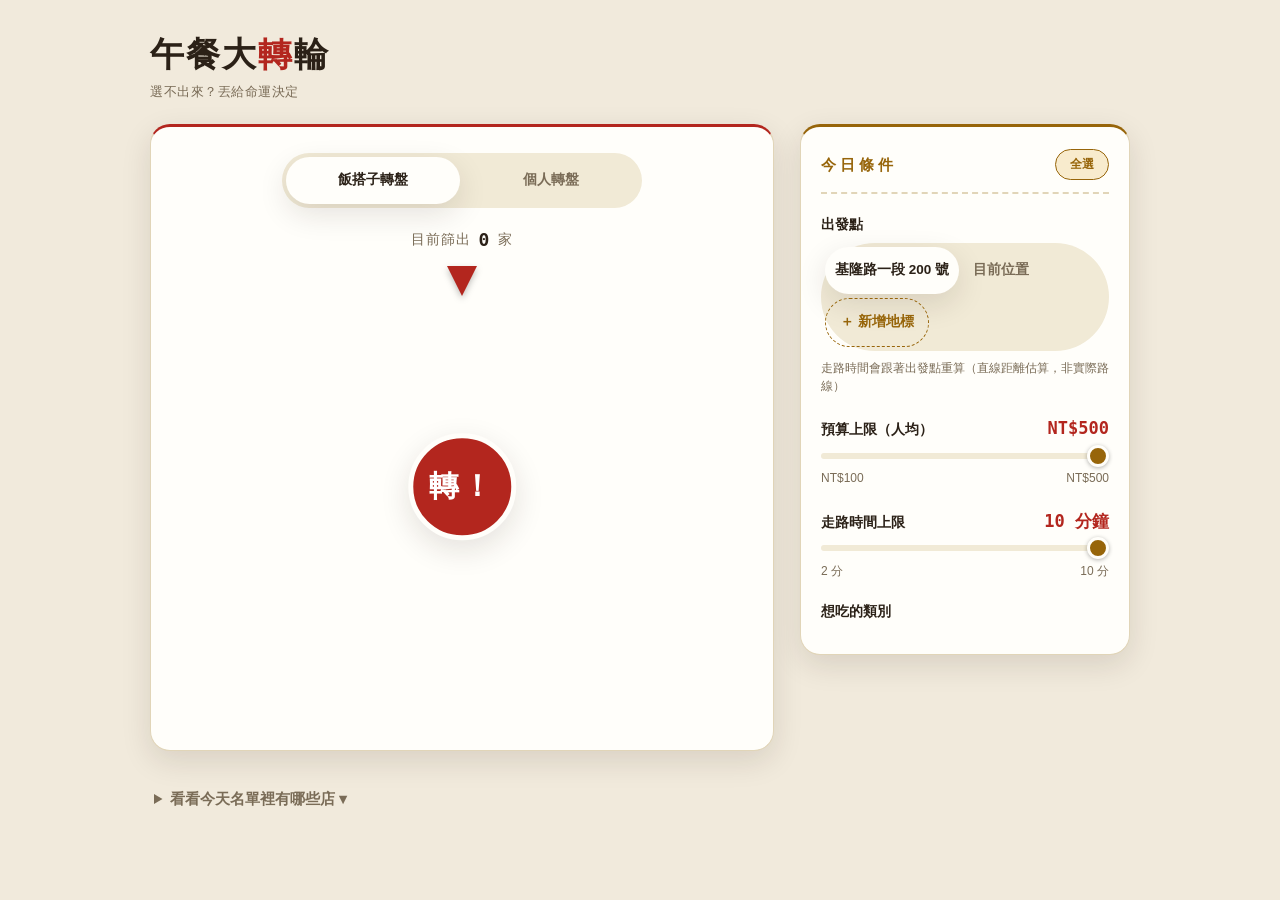
<file: index.html>
<!DOCTYPE html>
<html lang="zh-Hant">
<head>
<meta charset="utf-8">
<meta name="viewport" content="width=device-width, initial-scale=1">
<title>午餐大轉輪</title>
<link rel="stylesheet" href="style.css">

<link rel="manifest" href="manifest.webmanifest">
<meta name="theme-color" content="#2563EB">
<link rel="icon" href="assets/icons/icon-192.png">
<link rel="apple-touch-icon" href="assets/icons/apple-touch-icon.png">
<meta name="apple-mobile-web-app-capable" content="yes">
<meta name="apple-mobile-web-app-status-bar-style" content="default">
<meta name="apple-mobile-web-app-title" content="午餐轉輪">
</head>
<body>

<div class="app">
  <div class="pwa-install-bar" id="pwaInstallBar" hidden>
    <span class="pwa-install-text">📲 把午餐轉輪加到主畫面，下次一鍵打開</span>
    <button class="btn btn-go" id="pwaInstallBtn" type="button">安裝</button>
    <button class="pwa-install-dismiss" id="pwaInstallDismissBtn" type="button" aria-label="不再顯示">×</button>
  </div>
  <header class="masthead">
    <div class="masthead-title">
      <div class="brand-block">
        <h1 class="brand" id="brand">午餐大<span class="zhuan">轉</span>輪</h1>
        <p class="brand-tagline">選不出來？丟給命運決定</p>
      </div>
      <div class="line-profile" id="lineProfile" hidden>
        <img class="line-profile-avatar" id="lineProfileAvatar" alt="" hidden>
        <span id="lineProfileName"></span>
      </div>
    </div>
    <div class="auth-bar" id="authBar" hidden>
      <button id="groupsBtn" type="button">飯搭子圈</button>
      <button id="profileBtn" type="button">我的檔案</button>
      <div class="user-menu" id="userMenu">
        <button class="user-menu-trigger" id="userMenuTrigger" type="button" aria-haspopup="true" aria-expanded="false">
          <img class="avatar-thumb" id="avatarThumb" hidden alt="">
          <span class="who" id="who"></span>
        </button>
        <div class="user-menu-panel" id="userMenuPanel" hidden>
          <button id="logoutBtn" type="button">登出</button>
        </div>
      </div>
    </div>
  </header>

  <main class="board">
    <section class="card wheel-panel" aria-label="轉輪">
      <div class="wheel-tabs" role="tablist" aria-label="轉盤來源">
        <button class="wheel-tab on" id="tabShared" type="button" role="tab" aria-selected="true">飯搭子轉盤<span class="wheel-tab-count" id="sharedCount" hidden>0</span></button>
        <button class="wheel-tab" id="tabPersonal" type="button" role="tab" aria-selected="false">個人轉盤<span class="wheel-tab-count" id="personalCount" hidden>0</span></button>
        <button class="wheel-tab" id="tabDefault" type="button" role="tab" aria-selected="false" hidden>預設轉盤</button>
      </div>
      <div class="group-wheel-switcher" id="groupWheelSwitcher" hidden></div>
      <button class="add-spot-btn" id="addSpotBtn" type="button" hidden>+ 新增地點到共享清單</button>
      <div class="group-banner" id="groupBanner" hidden>
        <button type="button" class="group-banner-summary" id="groupBannerSummary" aria-expanded="false" aria-controls="groupBannerDetail">
          <span class="group-banner-summary-text" id="groupBannerSummaryText"></span>
          <span class="group-banner-chevron" aria-hidden="true">▾</span>
        </button>
        <div class="group-banner-detail" id="groupBannerDetail" hidden>
          <div class="group-banner-head">
            <span class="group-banner-title">🍚 飯搭子圈：<span id="groupBannerName"></span></span>
            <button class="group-banner-leave" id="groupBannerLeave" type="button">先切回自己轉</button>
          </div>
          <div class="group-banner-turn" id="groupBannerTurn" aria-live="polite"></div>
          <button type="button" class="group-banner-result" id="groupBannerResult" hidden aria-live="polite"></button>
        </div>
      </div>
      <div class="group-gate" id="groupGate" hidden>
        <div class="group-gate-emoji" aria-hidden="true">🍚</div>
        <p class="group-gate-text">還沒加入任何飯搭子圈，加入或建立一個就能大家一起編輯共享轉盤</p>
        <button class="btn btn-go" id="groupGateBtn" type="button">建立或加入飯搭子圈</button>
      </div>
      <div class="wheel-meta" id="wheelMeta">
        <div class="match-count">目前篩出 <b id="count">0</b> 家</div>
        <span class="quota-badge" id="quotaBadge" hidden></span>
      </div>
      <div class="wheel-stage" id="stage">
        <div class="pointer" aria-hidden="true"></div>
        <canvas id="wheel" width="1000" height="1000" aria-label="午餐轉輪"></canvas>
        <button class="hub" id="spinBtn">轉！</button>
        <div class="empty-note" id="emptyNote">沒有符合條件的店 😥<br>放寬一點預算或走路時間吧</div>
        <div class="bonus-invite" id="bonusInvite" hidden>
          <div class="bonus-invite-inner">
            <div class="bonus-invite-emoji">📺</div>
            <div class="bonus-invite-text">今天的次數用完了<br>看廣告多轉一次？</div>
            <button class="btn btn-go" id="bonusWatchBtn">看廣告，多轉一次</button>
          </div>
        </div>
      </div>
      <div class="hint" id="hint" role="status" aria-live="polite"></div>
    </section>

    <aside class="card slip" aria-label="今日條件">
      <div class="slip-head">
        <h2>今日條件</h2>
        <span class="cats-head-actions">
          <button id="allCats" class="cats-all-btn" type="button">全選</button>
        </span>
      </div>

      <div class="field" id="originField">
        <label>出發點</label>
        <div class="wheel-tabs origin-tabs" role="tablist" aria-label="出發點" id="originTabs">
          <button class="wheel-tab on" id="originDefaultBtn" type="button" role="tab" aria-selected="true" data-origin-key="default">基隆路一段 200 號</button>
          <button class="wheel-tab" id="originGpsBtn" type="button" role="tab" aria-selected="false" data-origin-key="gps">目前位置</button>
          <button class="origin-add-btn" id="originAddBtn" type="button">＋ 新增地標</button>
        </div>
        <div class="origin-msg" id="originMsg" role="status" aria-live="polite">走路時間會跟著出發點重算（直線距離估算，非實際路線）</div>
      </div>

      <div class="field">
        <label for="budget">預算上限（人均）<output id="budgetOut">NT$500</output></label>
        <input type="range" id="budget" min="100" max="500" step="50" value="500">
        <div class="scale-ends"><span>NT$100</span><span>NT$500</span></div>
      </div>

      <div class="field">
        <label for="walk">走路時間上限<output id="walkOut">10 分鐘</output></label>
        <input type="range" id="walk" min="2" max="10" step="1" value="10">
        <div class="scale-ends"><span>2 分</span><span>10 分</span></div>
      </div>

      <div>
        <div class="cats-head">
          <span>想吃的類別</span>
        </div>
        <div class="chips" id="chips"></div>
      </div>
    </aside>
  </main>

  <details class="roster" id="rosterDetails">
    <summary>看看今天名單裡有哪些店 ▾</summary>
    <div class="roster-msg" id="rosterMsg" role="status" aria-live="polite"></div>
    <div class="roster-grid" id="roster"></div>
  </details>

  <details class="roster deleted-roster" id="deletedRosterDetails" hidden>
    <summary>被刪除的店，還能復原 ▾<span class="deleted-roster-count" id="deletedRosterCount" hidden>0</span></summary>
    <div class="roster-msg" id="deletedRosterMsg" role="status" aria-live="polite"></div>
    <div class="roster-grid" id="deletedRoster">
      <div class="deleted-roster-empty" id="deletedRosterEmpty">目前沒有被刪除的店</div>
    </div>
  </details>
</div>

<div class="veil" id="veil" aria-hidden="true">
  <div class="ticket" id="resultDialog" role="dialog" aria-modal="true" aria-labelledby="rTitle" tabindex="-1">
    <button class="close" id="closeModal" aria-label="關閉">×</button>
    <div class="ticket-inner">
      <div class="eyebrow">今日午餐就決定是</div>
      <h2 class="r-title" id="rTitle"></h2>
      <div class="badges" id="rBadges"></div>
      <div class="addr" id="rAddr"></div>
      <div class="note" id="rNote"></div>
      <div class="r-quota" id="rQuota"></div>
      <div class="actions">
        <a class="btn btn-go" id="rMap" target="_blank" rel="noopener">🗺️ 開 Google 地圖出發</a>
        <button class="btn btn-again" id="rShareBtn" type="button">📤 分享給朋友</button>
        <button class="btn btn-go" id="liffReportBtn" type="button" hidden>✅ 回報結果</button>
        <button class="btn btn-again" id="rAgain">手滑了，再轉一次</button>
      </div>
      <div class="r-liff-msg" id="rLiffMsg" role="status" aria-live="polite"></div>
    </div>
  </div>
</div>

<div class="veil" id="groupResultVeil" aria-hidden="true">
  <div class="ticket" id="groupResultDialog" role="dialog" aria-modal="true" aria-labelledby="groupResultTitle" tabindex="-1">
    <button class="close" id="groupResultCloseBtn" aria-label="關閉">×</button>
    <div class="ticket-inner">
      <div class="eyebrow">今天大家跟著吃</div>
      <h2 class="r-title" id="groupResultTitle"></h2>
      <div class="badges" id="groupResultBadges"></div>
      <div class="addr" id="groupResultAddr"></div>
      <div class="group-result-meta" id="groupResultMeta"></div>
      <div class="actions">
        <a class="btn btn-go" id="groupResultMap" target="_blank" rel="noopener">🗺️ 開 Google 地圖出發</a>
        <button class="btn btn-again" id="groupResultShareBtn" type="button">📤 分享給朋友</button>
        <button class="btn btn-go" id="groupResultLiffBtn" type="button" hidden>📣 傳到聊天室</button>
      </div>
      <div class="r-liff-msg" id="groupResultLiffMsg" role="status" aria-live="polite"></div>
    </div>
  </div>
</div>

<div class="gate" id="gate" aria-hidden="true">
  <div class="gate-card" role="dialog" aria-modal="true" aria-labelledby="gateTitle">
    <div class="g-emoji" aria-hidden="true">🍱</div>
    <h2 id="gateTitle">先登入，再開轉</h2>
    <p>每人每天有 <strong>3 次</strong>轉盤機會。<br>輸入帳號與密碼，沒有帳號會自動幫你建立。</p>
    <label class="sr-only" for="gateEmail">Email</label>
    <input type="email" id="gateEmail" placeholder="you@example.com" autocomplete="email" inputmode="email">
    <label class="sr-only" for="gatePassword">密碼</label>
    <input type="password" id="gatePassword" placeholder="密碼（至少 6 碼）" autocomplete="current-password">
    <button class="btn btn-go" id="gateSubmit">登入 / 註冊</button>
    <div class="g-msg" id="gateMsg" role="status" aria-live="polite"></div>
  </div>
</div>

<div class="bonus-veil" id="bonusVeil" aria-hidden="true">
  <div class="bonus-card" id="bonusDialog" role="dialog" aria-modal="true" aria-labelledby="bonusTitle" tabindex="-1">
    <button class="close" id="bonusCloseBtn" aria-label="關閉">×</button>
    <div class="bonus-media">
      <span class="bonus-tag">廣告</span>
      <a id="bonusLink" href="https://www.bankee.com.tw/event/LoanIntro/index.html" target="_blank" rel="noopener noreferrer">
        <img id="bonusImg" src="assets/bonus-offer.jpg" alt="遠銀 Bankee 廣告" width="960" height="427" loading="eager">
      </a>
    </div>
    <div class="bonus-copy" id="bonusTitle">🏦 遠銀 Bankee — 數位帳戶新戶好禮天天抽</div>
    <div class="bonus-timer" id="bonusTimer">廣告播放中…</div>
  </div>
</div>

<div class="spot-veil" id="spotVeil" aria-hidden="true">
  <div class="spot-card" role="dialog" aria-modal="true" aria-labelledby="spotTitle">
    <button class="close" id="spotCloseBtn" aria-label="關閉">×</button>
    <h2 id="spotTitle">新增地點到共享清單</h2>
    <p class="spot-hint">貼 Google Maps 網址可以自動帶入店名、經緯度、估算走路時間（直線距離換算，僅供參考）；價位跟類別 Google 網址裡沒有這些資料，麻煩手動選一下。</p>

    <label class="spot-field">
      <span>Google Maps 網址</span>
      <div class="spot-quick">
        <input type="url" id="spotQuickUrl" placeholder="貼上 Google Maps 網址…">
        <button class="btn btn-again" id="spotAutoFillBtn" type="button">自動帶入</button>
      </div>
    </label>
    <div class="spot-quick-msg" id="spotQuickMsg"></div>

    <label class="spot-field">
      <span>店名</span>
      <input type="text" id="spotName" maxlength="80" placeholder="店名">
    </label>
    <label class="spot-field">
      <span>類別</span>
      <select id="spotCat"></select>
    </label>
    <div class="spot-row">
      <label class="spot-field">
        <span>價位下限</span>
        <input type="number" id="spotPriceMin" min="0" max="5000" step="10" placeholder="60">
      </label>
      <label class="spot-field">
        <span>價位上限</span>
        <input type="number" id="spotPriceMax" min="0" max="5000" step="10" placeholder="200">
      </label>
    </div>
    <label class="spot-field">
      <span>走路時間（分鐘）</span>
      <input type="number" id="spotWalk" min="0" max="240" step="1" placeholder="5">
    </label>

    <div class="spot-msg" id="spotMsg" role="status" aria-live="polite"></div>
    <button class="btn btn-go" id="spotSubmitBtn" type="button">新增到共享清單</button>
    <button class="btn btn-again" id="spotCancelBtn" type="button">取消</button>
  </div>
</div>

<div class="spot-veil" id="originAddVeil" aria-hidden="true">
  <div class="spot-card" role="dialog" aria-modal="true" aria-labelledby="originAddTitle">
    <button class="close" id="originAddCloseBtn" aria-label="關閉">×</button>
    <h2 id="originAddTitle">新增常用出發地標</h2>
    <p class="spot-hint">貼 Google Maps 網址可以自動帶入地標名稱、經緯度，之後選這個地標，走路時間都會自動用它重算。</p>

    <label class="spot-field">
      <span>Google Maps 網址</span>
      <div class="spot-quick">
        <input type="url" id="originAddUrl" placeholder="貼上 Google Maps 網址…">
        <button class="btn btn-again" id="originAddAutoFillBtn" type="button">自動帶入</button>
      </div>
    </label>
    <div class="spot-quick-msg" id="originAddQuickMsg"></div>

    <label class="spot-field">
      <span>地標名稱</span>
      <input type="text" id="originAddName" maxlength="40" placeholder="例如：公司、住家">
    </label>

    <div class="spot-msg" id="originAddMsg" role="status" aria-live="polite"></div>
    <button class="btn btn-go" id="originAddSubmitBtn" type="button">新增地標</button>
    <button class="btn btn-again" id="originAddCancelBtn" type="button">取消</button>
  </div>
</div>

<div class="profile-veil" id="profileVeil" aria-hidden="true">
  <div class="profile-card" role="dialog" aria-modal="true" aria-labelledby="profileTitle">
    <button class="close" id="profileCloseBtn" aria-label="關閉">×</button>
    <h2 id="profileTitle">我的檔案</h2>
    <div class="profile-email" id="profileEmail"></div>

    <div class="profile-avatar-row">
      <img class="profile-avatar-preview" id="profileAvatarPreview" alt="大頭照預覽">
      <label class="profile-field" style="flex:1">
        <span>大頭照（最大 2MB）</span>
        <input type="file" id="profileAvatarInput" accept="image/png,image/jpeg,image/webp,image/gif">
      </label>
    </div>
    <label class="profile-field">
      <span>暱稱</span>
      <input type="text" id="profileNickname" maxlength="40" placeholder="想讓大家怎麼叫你？">
    </label>
    <div class="profile-msg" id="profileMsg" role="status" aria-live="polite"></div>
    <button class="btn btn-go" id="profileSaveBtn" type="button">儲存</button>

    <div class="profile-history">
      <h3>我的轉盤紀錄</h3>
      <div class="profile-history-list" id="profileHistoryList">
        <div class="profile-history-empty">還沒轉過，快去轉一次吧</div>
      </div>
    </div>
  </div>
</div>

<div class="groups-veil" id="groupsVeil" aria-hidden="true">
  <div class="groups-card" role="dialog" aria-modal="true" aria-labelledby="groupsTitle">
    <button class="close" id="groupsCloseBtn" aria-label="關閉">×</button>

    <div id="groupListView">
      <h2 id="groupsTitle">飯搭子圈</h2>
      <div class="group-create-row">
        <label class="sr-only" for="groupNameInput">新群組名稱</label>
        <input type="text" id="groupNameInput" maxlength="60" placeholder="新圈子的名字…">
        <button class="btn btn-go" id="groupCreateBtn" type="button">＋ 建立</button>
      </div>
      <div class="groups-msg" id="groupListMsg" role="status" aria-live="polite"></div>

      <h3 class="group-list-subhead">我的飯搭子圈</h3>
      <div class="group-list" id="groupList">
        <div class="group-list-empty">還沒有加入任何飯搭子圈</div>
      </div>

      <h3 class="group-list-subhead">探索飯搭子圈</h3>
      <div class="group-list" id="allGroupList">
        <div class="group-list-empty loading">載入中…</div>
      </div>
    </div>

    <div id="groupDetailView" hidden>
      <button class="group-detail-back" id="groupDetailBack" type="button">‹ 回列表</button>
      <h2 class="group-detail-name" id="groupDetailName"></h2>

      <button type="button" class="group-today-result" id="groupDetailResult" hidden></button>

      <div class="group-add-member">
        <label class="sr-only" for="groupAddEmail">輸入 email 加入名單</label>
        <input type="email" id="groupAddEmail" placeholder="輸入 email 加入名單…">
        <button class="btn btn-again" id="groupAddBtn" type="button">加入名單</button>
      </div>
      <div class="groups-msg" id="groupDetailMsg" role="status" aria-live="polite"></div>

      <div class="group-member-list" id="groupMemberList"></div>

      <button class="btn btn-go" id="groupUseWheelBtn" type="button">用這個圈轉盤</button>
      <button type="button" class="group-leave-btn" id="groupLeaveBtn">退出這個飯搭子圈</button>
    </div>
  </div>
</div>

<div id="srAnnounce" class="sr-only" role="status" aria-live="polite"></div>

<!-- LINE LIFF SDK：一定要在 script.js（type="module"，延後執行）之前用一般
     <script> 載入，才能保證 window.liff 在 script.js 開始跑的時候已經存在。 -->
<script src="https://static.line-scdn.net/liff/edge/2/sdk.js"></script>
<script type="module" src="script.js"></script>
</body>
</html>
</file>
<file: style.css>
/* ══════════════════════════════════════════════════════════
     設計系統 Design Tokens
     配色：自助餐分格餐盤風。頁面底色是暖石灰的「餐盤」，卡片是暖白
     的「紙托」；--action 是辣椒紅（轉盤、主 CTA、錯誤訊息），--accent
     是咖哩金（次要強調、已選中狀態、連結）。變數名稱維持原樣，方便
     全檔案既有的 var(--x) 直接吃到新配色，不用逐一改選取器。
     只有亮色模式，不跟隨系統切換暗色（沿用原本設計決策）。
     ══════════════════════════════════════════════════════════ */
  :root {
    /* 顏色 */
    --bg: #F1EADC;
    --surface: #FFFEFA;
    --surface-2: #F7F1E3;
    --text: #2B2117;
    --text-2: #7A6C57;
    --line: #E1D5B8;
    --accent: #97650A;
    --accent-soft: #F8EBCD;
    --accent-ink: #FFFFFF;
    --action: #B3261E;
    --action-hover: #8F1E17;
    --action-ink: #FFFFFF;
    --amber: #8A5A12; /* 原本 #E8A33D 在白底上文字對比只有約 2.16:1，未達 WCAG AA 4.5:1，加深至此（issue #012） */
    --chip-bg: #F1EAD6;
    --shadow: 0 10px 30px rgba(43, 27, 15, .12);
    --shadow-lg: 0 18px 50px rgba(43, 27, 15, .20);
    --font-num: ui-monospace, "SF Mono", "Roboto Mono", "Consolas", monospace;

    /* 圓角弧度 */
    --radius-sm: 8px;
    --radius-md: 12px;
    --radius-lg: 20px;
    --radius-pill: 999px;

    /* 字體大小 */
    --fs-xs: 12px;
    --fs-sm: 12.5px;
    --fs-md: 13px;
    --fs-base: 14px;
    --fs-lg: 15px;
  }

  * { box-sizing: border-box; }
  /* 之前這裡加過 overflow-x:hidden 想擋橫向溢位，但那只是把撐寬的內容
     裁掉、使用者連捲動/縮放都看不到被裁掉的部分，反而更糟（issue：
     手機版被裁切又滑不動）。真正原因是 .wheel-stage 裡的 canvas 帶著
     min-width:auto 的 grid/flex item 內容最小尺寸撐寬版面（見下面
     .wheel-stage 的 min-width:0 修正），這裡不再用 clip 硬擋，維持
     頁面本來就能捲動/縮放的預設行為當作最後防線就好。 */
  html, body { margin: 0; padding: 0; }
  img, svg, canvas { max-width: 100%; height: auto; }
  /* 視覺上隱藏但螢幕閱讀器讀得到，給只需要播報、不需要顯示的文字用 */
  .sr-only {
    position: absolute; width: 1px; height: 1px; padding: 0; margin: -1px;
    overflow: hidden; clip: rect(0, 0, 0, 0); white-space: nowrap; border: 0;
  }
  body {
    background: var(--bg);
    color: var(--text);
    font-family: "Microsoft JhengHei", "PingFang TC", "Noto Sans TC", "Heiti TC", sans-serif;
    line-height: 1.55;
    -webkit-font-smoothing: antialiased;
    overflow-wrap: break-word; /* 店名／地址／email 等動態內容沒有空白可斷行時，寧可斷字也不要撐寬版面 */
  }

  .app { max-width: 1020px; margin: 0 auto; padding: 28px 20px calc(48px + env(safe-area-inset-bottom)); }

  /* ── PWA 安裝提示條（UX 優化 #2）── */
  .pwa-install-bar {
    display: flex; align-items: center; gap: 10px; flex-wrap: wrap;
    background: var(--accent-soft); border: 1px solid var(--line); border-radius: var(--radius-md);
    padding: 10px 14px; margin-bottom: 18px; font-size: var(--fs-md); color: var(--text);
  }
  .pwa-install-bar[hidden] { display: none; }
  .pwa-install-text { flex: 1; min-width: 180px; }
  .pwa-install-bar .btn { padding: 8px 16px; font-size: var(--fs-md); flex: none; }
  .pwa-install-dismiss {
    background: none; border: none; color: var(--text-2); font-size: 20px; cursor: pointer;
    line-height: 1; padding: 11px; flex: none;
  }

  /* ── header ── */
  header.masthead {
    display: flex; justify-content: space-between; align-items: center;
    flex-wrap: wrap; gap: 14px; margin-bottom: 22px;
  }
  .masthead-title { display: flex; align-items: center; gap: 14px; flex-wrap: wrap; }
  .brand-block { display: flex; flex-direction: column; gap: 2px; }
  .brand {
    font-size: 34px; font-weight: 900; letter-spacing: 2px; margin: 0;
    display: inline-flex; align-items: baseline;
  }
  .brand .zhuan {
    display: inline-block; color: var(--action);
    transition: transform .3s;
  }
  .brand.spinning .zhuan { animation: zhuan-spin 1s linear infinite; }
  @keyframes zhuan-spin { to { transform: rotate(360deg); } }
  .brand-tagline { margin: 0; font-size: var(--fs-sm); color: var(--text-2); letter-spacing: .5px; }

  /* 在 LINE App 內開啟（LIFF）時顯示的 LINE 個人資料，外部瀏覽器打開
     時整個 hidden，不會出現在畫面上。 */
  .line-profile { display: flex; align-items: center; gap: 6px; font-size: var(--fs-sm); color: var(--text-2); }
  .line-profile[hidden] { display: none; }
  .line-profile-avatar { width: 22px; height: 22px; border-radius: 50%; object-fit: cover; }
  .line-profile-avatar[hidden] { display: none; }

  /* ── layout（mobile first：預設單欄堆疊，桌面寬螢幕才變兩欄）── */
  main.board { display: grid; grid-template-columns: 1fr; gap: 20px; align-items: start; }
  @media (min-width: 861px) {
    main.board { grid-template-columns: minmax(0, 1fr) 330px; gap: 26px; }
  }
  /* grid／flex item 預設 min-width:auto，不會縮小到比內容的「最小內容
     尺寸」還窄——.wheel-stage 裡的 <canvas> 是 replaced element，帶著
     width="1000" 這個 HTML 屬性的內在尺寸，即使 CSS 寫 width:100% 也一樣
     會把這個 1000px 往上傳給 grid item，逼 main.board／.app／body 被撐
     成比手機螢幕寬很多、卻只能整個被裁掉一塊也滑不到（issue: RWD 手機
     版被裁切）。整條鏈路補 min-width:0 才能真的縮到 viewport 寬度。 */
  .wheel-panel, .slip { min-width: 0; }
  .wheel-stage { min-width: 0; }

  /* 兩張卡片視覺上是同一個分格餐盤裡的兩格：轉盤格用辣椒紅、條件格
     用咖哩金收邊，一眼分得出「主餐區」跟「配菜區」。 */
  .card {
    background: var(--surface); border: 1px solid var(--line); border-top: 3px solid var(--line);
    border-radius: var(--radius-lg); box-shadow: var(--shadow);
  }
  .wheel-panel { border-top-color: var(--action); }
  .slip { border-top-color: var(--accent); }

  /* ── wheel panel ── */
  .wheel-panel { padding: 26px 22px 30px; display: flex; flex-direction: column; align-items: center; gap: 18px; }

  .wheel-tabs { display: flex; gap: 4px; background: var(--chip-bg); padding: 4px; border-radius: var(--radius-pill); width: 100%; max-width: 360px; }
  .wheel-tab {
    flex: 1; border: none; background: transparent; padding: 13px 10px; border-radius: var(--radius-pill);
    font: inherit; font-size: 13.5px; font-weight: 700; color: var(--text-2); cursor: pointer;
    display: flex; align-items: center; justify-content: center; gap: 5px; transition: all .12s;
  }
  .wheel-tab.on { background: var(--surface); color: var(--text); box-shadow: var(--shadow); }
  .wheel-tab[hidden] { display: none; }
  .wheel-tab-count {
    font-size: var(--fs-xs); font-weight: 700; color: var(--accent); background: var(--accent-soft);
    border-radius: var(--radius-pill); padding: 1px 7px; font-variant-numeric: tabular-nums;
  }

  .add-spot-btn {
    border: 1.5px dashed var(--accent); background: var(--accent-soft); color: var(--accent);
    border-radius: var(--radius-pill); padding: 7px 16px; font: inherit; font-size: var(--fs-md); font-weight: 700; cursor: pointer;
  }
  .add-spot-btn:hover { filter: brightness(1.04); }

  /* 有加入 2 個以上飯搭子圈時，飯搭子轉盤上方的群組切換小按鈕列。 */
  .group-wheel-switcher { display: flex; gap: 6px; flex-wrap: wrap; justify-content: center; width: 100%; }
  .group-wheel-switcher[hidden] { display: none; }
  .group-switch-pill {
    border: 1px solid var(--line); background: var(--surface); color: var(--text-2);
    border-radius: var(--radius-pill); padding: 5px 13px; font: inherit; font-size: var(--fs-xs); font-weight: 700; cursor: pointer;
  }
  .group-switch-pill.on { border-color: var(--accent); background: var(--accent-soft); color: var(--accent); }

  /* 飯搭子轉盤分頁的守門畫面：還沒加入任何飯搭子圈時取代整個轉盤區塊。 */
  .group-gate {
    width: 100%; display: flex; flex-direction: column; align-items: center; gap: 10px;
    padding: 34px 20px; text-align: center;
  }
  .group-gate[hidden] { display: none; }
  .group-gate-emoji { font-size: 36px; }
  .group-gate-text { margin: 0; color: var(--text-2); font-size: var(--fs-md); line-height: 1.6; max-width: 320px; }

  /* ── 飯搭子圈：群組模式橫幅 ──
     預設只顯示一行摘要（圈名＋目前狀態），點了才展開圈名/離開按鈕/完整
     輪值與結果——群組模式的橫幅原本展開就是 3-4 行，會把轉盤往下擠一大
     截，手機上要多滑一段才看得到「轉！」按鈕（UX 優化 #1）。 */
  .group-banner {
    width: 100%; border-radius: 14px; font-size: var(--fs-md);
    background: var(--accent-soft); color: var(--text); overflow: hidden;
  }
  .group-banner[hidden] { display: none; }
  .group-banner-summary {
    width: 100%; display: flex; align-items: center; justify-content: space-between; gap: 8px;
    background: none; border: none; padding: 13px 14px; font: inherit; font-size: 13.5px; font-weight: 800;
    color: var(--text); cursor: pointer; text-align: left;
  }
  .group-banner-summary-text {
    min-width: 0; overflow: hidden; text-overflow: ellipsis; white-space: nowrap;
  }
  .group-banner-chevron { flex: none; color: var(--text-2); transition: transform .15s; }
  .group-banner-summary[aria-expanded="true"] .group-banner-chevron { transform: rotate(180deg); }
  .group-banner-detail { display: flex; flex-direction: column; gap: 8px; padding: 0 14px 12px; }
  .group-banner-detail[hidden] { display: none; }
  .group-banner-head { display: flex; align-items: center; justify-content: space-between; gap: 8px; }
  .group-banner-title {
    font-weight: 800; font-size: 13.5px; min-width: 0;
    overflow: hidden; text-overflow: ellipsis; white-space: nowrap;
  }
  .group-banner-leave {
    background: none; border: none; color: var(--text-2); font: inherit; font-size: var(--fs-xs);
    cursor: pointer; text-decoration: underline; padding: 12px 10px; margin: -10px -6px; flex: none;
  }
  .group-banner-turn { font-size: var(--fs-sm); color: var(--text-2); }
  .group-banner-turn.mine { color: var(--accent); font-weight: 700; }
  .group-banner-result {
    font: inherit; font-size: var(--fs-sm); background: var(--surface); border: none; border-radius: 10px;
    padding: 8px 10px; display: flex; align-items: center; gap: 6px; flex-wrap: wrap;
    width: 100%; text-align: left; color: var(--text); cursor: pointer;
  }
  .group-banner-result:hover, .group-banner-result:focus-visible { filter: brightness(0.97); }
  .group-banner-result[hidden] { display: none; } /* 跟 .btn 同款 display 蓋掉 hidden 的問題，補上（issue #053） */
  .result-hint { margin-left: auto; color: var(--text-2); font-size: var(--fs-xs); }

  /* 「當前篩選 X 家」跟「今天還可轉 N 次」語意上是同一組資訊，用一個
     容器包起來讓間距比 panel 其他區塊窄，視覺上讀成一組（issue #044）。 */
  .wheel-meta { display: flex; align-items: center; justify-content: center; gap: 10px; flex-wrap: wrap; }
  .wheel-meta[hidden] { display: none; }
  .match-count {
    font-size: var(--fs-base); color: var(--text-2); letter-spacing: 1px;
    display: flex; align-items: center; gap: 8px;
  }
  .match-count b { color: var(--text); font-size: 18px; font-variant-numeric: tabular-nums; font-family: var(--font-num); }

  .wheel-stage { position: relative; width: min(100%, 430px); aspect-ratio: 1; }
  canvas#wheel { width: 100%; height: 100%; display: block; }
  .pointer {
    position: absolute; top: -6px; left: 50%; transform: translateX(-50%);
    width: 0; height: 0; z-index: 3;
    border-left: 15px solid transparent; border-right: 15px solid transparent;
    border-top: 30px solid var(--action);
    filter: drop-shadow(0 3px 3px rgba(0,0,0,.25));
  }
  .hub {
    position: absolute; top: 50%; left: 50%; transform: translate(-50%, -50%);
    width: 25%; aspect-ratio: 1; border-radius: 50%;
    background: var(--action); color: var(--action-ink);
    border: 5px solid var(--surface);
    font: inherit; font-size: clamp(22px, 5vw, 30px); font-weight: 900; letter-spacing: 3px;
    cursor: pointer; z-index: 2; box-shadow: var(--shadow);
    transition: transform .15s, background .15s;
  }
  .hub:hover:not(:disabled) { background: var(--action-hover); transform: translate(-50%, -50%) scale(1.05); }
  .hub:active:not(:disabled) { transform: translate(-50%, -50%) scale(.96); }
  .hub:disabled { cursor: not-allowed; filter: saturate(.4) brightness(.85); }
  .hub:focus-visible, button:focus-visible, a.btn:focus-visible {
    outline: 3px solid var(--accent); outline-offset: 2px;
  }
  .empty-note {
    position: absolute; inset: 0; display: none; z-index: 4;
    align-items: center; justify-content: center; text-align: center;
    background: color-mix(in srgb, var(--surface) 82%, transparent);
    border-radius: 50%; padding: 18%; font-size: var(--fs-lg); color: var(--text-2);
  }
  .wheel-stage.empty .empty-note { display: flex; }
  .wheel-stage.empty .hub { display: none; }

  .hint { font-size: var(--fs-sm); color: var(--text-2); }

  /* ── controls (order slip) ── */
  .slip { padding: 22px 20px; display: flex; flex-direction: column; gap: 20px; }
  .slip-head {
    display: flex; justify-content: space-between; align-items: center; gap: 10px;
    border-bottom: 2px dashed var(--line); padding-bottom: 12px;
  }
  .slip h2 { margin: 0; font-size: var(--fs-lg); letter-spacing: 4px; color: var(--accent); }
  .field label { display: flex; justify-content: space-between; align-items: baseline; font-size: var(--fs-base); font-weight: 700; }
  .field output {
    color: var(--action); font-size: 17px; font-weight: 900; font-variant-numeric: tabular-nums;
    font-family: var(--font-num);
  }
  #originField label { margin-bottom: 8px; }
  /* 出發點常用地標數量不固定，改用可換行的 pill 列，不再是固定兩顆等分。 */
  .origin-tabs {
    max-width: none; flex-wrap: wrap;
  }
  .origin-tabs .wheel-tab { flex: none; }
  .origin-tabs .wheel-tab:disabled { opacity: .55; cursor: progress; }
  .origin-add-btn {
    border: 1.5px dashed var(--accent); background: transparent; color: var(--accent);
    border-radius: var(--radius-pill); padding: 13px 14px; font: inherit; font-size: 13.5px; font-weight: 700; cursor: pointer;
  }
  .origin-add-btn:hover { background: var(--accent-soft); }
  .origin-msg { font-size: var(--fs-xs); color: var(--text-2); margin-top: 8px; line-height: 1.5; }
  .origin-msg.err { color: var(--action); }
  .origin-msg.ok { color: var(--accent); }
  input[type="range"] {
    width: 100%; margin: 10px 0 0; appearance: none; -webkit-appearance: none;
    height: 6px; border-radius: 3px; background: var(--chip-bg); outline-offset: 4px;
  }
  input[type="range"]::-webkit-slider-thumb {
    -webkit-appearance: none; appearance: none;
    width: 22px; height: 22px; border-radius: 50%;
    background: var(--accent); border: 3px solid var(--surface);
    box-shadow: 0 1px 4px rgba(0,0,0,.3); cursor: pointer;
  }
  input[type="range"]::-moz-range-thumb {
    width: 16px; height: 16px; border-radius: 50%;
    background: var(--accent); border: 3px solid var(--surface);
    box-shadow: 0 1px 4px rgba(0,0,0,.3); cursor: pointer;
  }
  input[type="range"]:focus-visible { outline: 3px solid var(--accent); outline-offset: 4px; }
  .scale-ends { display: flex; justify-content: space-between; font-size: var(--fs-xs); color: var(--text-2); margin-top: 3px; }

  .cats-head { display: flex; justify-content: space-between; align-items: center; }
  .cats-head > span:first-child { font-size: var(--fs-base); font-weight: 700; }
  .cats-head-actions { display: flex; align-items: center; gap: 8px; }
  .cats-head-actions button {
    font: inherit; font-size: var(--fs-xs); font-weight: 700; cursor: pointer;
    border-radius: var(--radius-pill); padding: 5px 14px; transition: filter .12s, background .12s;
  }
  .cats-head-actions .cats-all-btn {
    border: 1.5px solid var(--accent); background: var(--accent-soft); color: var(--accent);
  }
  .cats-head-actions .cats-all-btn:hover { filter: brightness(1.04); }
  .chips { display: flex; flex-wrap: wrap; gap: 10px; margin-top: 10px; }
  .chip {
    border: 1.5px solid var(--line); background: var(--surface-2); color: var(--text-2);
    border-radius: var(--radius-pill); padding: 10px 14px; font: inherit; font-size: var(--fs-md); cursor: pointer;
    transition: all .12s;
  }
  .chip.on { background: var(--accent); border-color: var(--accent); color: var(--accent-ink); font-weight: 700; }
  .chip .n { opacity: .75; font-size: var(--fs-xs); margin-left: 3px; font-variant-numeric: tabular-nums; }

  /* ── list ── */
  details.roster { margin-top: 26px; }
  details.roster summary {
    cursor: pointer; font-weight: 700; font-size: var(--fs-lg); color: var(--text-2);
    padding: 10px 4px; user-select: none;
  }
  .roster-grid { display: grid; grid-template-columns: repeat(auto-fill, minmax(280px, 1fr)); gap: 10px; margin-top: 10px; }
  .r-row {
    background: var(--surface); border: 1px solid var(--line); border-radius: var(--radius-md);
    padding: 12px 14px; display: flex; flex-direction: column; gap: 4px; font-size: 13.5px;
    position: relative;
  }
  .r-row.skipped { opacity: .45; }
  /* 名單尾端「另有 N 家超過走路時間上限」的說明列，橫跨整個 grid（issue #005） */
  .roster-note { grid-column: 1 / -1; font-size: var(--fs-sm); color: var(--text-2); padding: 2px 4px; }
  .r-row .r-name { font-weight: 700; font-size: 14.5px; display: flex; justify-content: space-between; gap: 8px; padding-right: 46px; }
  .r-row.has-actions .r-name { padding-right: 88px; }
  .r-row .r-meta { color: var(--text-2); display: flex; gap: 10px; flex-wrap: wrap; font-variant-numeric: tabular-nums; }
  .r-row .r-note { color: var(--text-2); font-size: var(--fs-sm); }
  /* 44x44 是 WCAG 2.5.5 建議的最小觸控目標，原本只有 24x24px 在手機上很難點中（issue #007） */
  .r-row-actions { position: absolute; top: 4px; right: 4px; display: flex; gap: 2px; }
  .r-edit-btn, .r-delete-btn {
    width: 42px; height: 42px; border-radius: 50%;
    border: none; background: var(--surface-2); color: var(--text-2); cursor: pointer;
    display: flex; align-items: center; justify-content: center; font-size: var(--fs-base); padding: 0;
    transition: background .12s, color .12s;
  }
  .r-edit-btn:hover { background: var(--accent-soft); color: var(--accent); }
  .r-delete-btn:hover { background: var(--surface); color: var(--action); }
  .r-delete-btn.confirm { width: auto; border-radius: 20px; padding: 0 10px; font-size: var(--fs-xs); font-weight: 700; color: var(--action); background: var(--surface); }

  .roster-msg { font-size: var(--fs-sm); min-height: 18px; margin-top: 4px; }
  .roster-msg.err { color: var(--action); }
  .roster-msg.ok { color: var(--accent); font-weight: 700; }

  /* ── 被刪除名單／復原 ── */
  .deleted-roster { opacity: .9; }
  .deleted-roster-count { margin-left: 6px; font-size: var(--fs-sm); color: var(--text-2); }
  .deleted-roster-empty { grid-column: 1 / -1; font-size: var(--fs-sm); color: var(--text-2); padding: 2px 4px; }
  .r-row.deleted-row { opacity: .7; }
  .r-row.deleted-row .r-name { padding-right: 84px; }
  .r-restore-btn {
    position: absolute; top: 4px; right: 4px; height: 36px; border-radius: 18px; padding: 0 12px;
    border: none; background: var(--accent-soft); color: var(--accent); cursor: pointer;
    font-size: var(--fs-sm); font-weight: 700; transition: background .12s;
  }
  .r-restore-btn:hover { background: var(--accent); color: var(--accent-ink); }

  /* ── result modal ── */
  .veil {
    position: fixed; inset: 0; z-index: 50; display: none;
    align-items: center; justify-content: center; padding: 20px;
    background: rgba(20, 16, 12, .6); backdrop-filter: blur(4px);
  }
  .veil.show { display: flex; }
  .ticket {
    background: var(--surface); border-radius: var(--radius-lg); box-shadow: var(--shadow-lg);
    width: min(430px, 100%); padding: 12px; position: relative;
    animation: pop .35s cubic-bezier(.2, 1.4, .4, 1);
  }
  @keyframes pop { from { transform: scale(.7); opacity: 0; } }
  /* 簽名視覺：像被蓋了章的訂單存根，斜斜貼在票卡左上角（issue: UIUX 優化）。 */
  .ticket::before {
    content: "拍板\A 定案";
    position: absolute; top: -14px; left: 20px; z-index: 1;
    width: 72px; height: 72px; border-radius: 50%;
    border: 2px solid var(--action);
    box-shadow: 0 0 0 4px var(--surface), 0 0 0 6px var(--action);
    display: flex; align-items: center; justify-content: center;
    color: var(--action); font-size: 12px; font-weight: 900; letter-spacing: 2px;
    line-height: 1.5; text-align: center; white-space: pre-line;
    transform: rotate(-13deg); opacity: .85; mix-blend-mode: multiply;
    pointer-events: none;
  }
  .ticket-inner {
    border: 2px dashed var(--line); border-radius: 14px; padding: 26px 22px 22px;
    display: flex; flex-direction: column; gap: 14px; text-align: center;
  }
  .ticket .eyebrow { font-size: var(--fs-md); letter-spacing: 5px; color: var(--accent); font-weight: 700; }
  /* 抬頭下方的撕線孔，呼應「今日條件」的訂單/存根語彙。 */
  .ticket .eyebrow::after {
    content: ""; display: block; height: 11px; margin: 12px -22px -2px;
    background-image: radial-gradient(circle 5.5px, rgba(43, 27, 15, .35) 99%, transparent 100%);
    background-size: 18px 18px; background-position: 9px center; background-repeat: repeat-x;
  }
  .ticket .r-title { font-size: 30px; font-weight: 900; line-height: 1.25; text-wrap: balance; margin: 0; }
  .ticket .badges { display: flex; justify-content: center; gap: 8px; flex-wrap: wrap; }
  .badge {
    background: var(--chip-bg); border-radius: var(--radius-pill); padding: 4px 12px; font-size: var(--fs-md);
    font-variant-numeric: tabular-nums;
  }
  .badge.money { background: var(--accent-soft); color: var(--accent); font-weight: 700; font-family: var(--font-num); }
  .ticket .addr { font-size: 13.5px; color: var(--text-2); }
  .ticket .note { font-size: var(--fs-md); color: var(--amber); font-weight: 700; }
  .ticket .r-quota { font-size: var(--fs-sm); color: var(--text-2); }
  .group-result-meta { font-size: 13.5px; color: var(--text-2); }
  .ticket .actions { display: flex; flex-direction: column; gap: 9px; margin-top: 6px; }
  .r-liff-msg { font-size: var(--fs-sm); min-height: 16px; text-align: center; }
  .r-liff-msg.err { color: var(--action); }
  .btn {
    border: none; border-radius: var(--radius-md); padding: 12px 16px; font: inherit; font-size: var(--fs-lg);
    font-weight: 700; cursor: pointer; text-decoration: none; display: block; text-align: center;
    transition: filter .12s, transform .12s;
  }
  .btn:hover { filter: brightness(1.06); transform: translateY(-1px); }
  .btn:active { transform: scale(.98) translateY(0); }
  .btn[hidden] { display: none; } /* .btn 的 display:block 會蓋掉 hidden 屬性的預設樣式，要另外補（issue #046） */
  .btn-go { background: var(--accent); color: var(--accent-ink); }
  .btn-again { background: var(--chip-bg); color: var(--text); }
  .ticket .close {
    position: absolute; top: 10px; right: 14px; background: none; border: none;
    font-size: 22px; color: var(--text-2); cursor: pointer; line-height: 1; padding: 11px;
  }

  /* ── confetti ── */
  .confetti {
    position: fixed; z-index: 60; top: -20px; pointer-events: none;
    animation: fall linear forwards;
  }
  @keyframes fall {
    to { transform: translateY(105vh) rotate(720deg); opacity: .6; }
  }
  /* 所有用 pop 進場動畫的彈窗都要涵蓋，之前只列了 .ticket／.gate-card
     兩個，bonus/spot/profile/groups 四個彈窗被漏掉了（issue #027）。 */
  @media (prefers-reduced-motion: reduce) {
    .brand.spinning .zhuan { animation: none; }
    .ticket, .gate-card, .bonus-card, .spot-card, .profile-card, .groups-card { animation: none; }
    .confetti { display: none; }
    .group-list-empty.loading { animation: none; }
  }

  /* ── auth bar ── */
  .auth-bar { display: flex; flex-wrap: wrap; justify-content: flex-end; align-items: center; gap: 10px; font-size: var(--fs-md); color: var(--text-2); }
  .auth-bar[hidden] { display: none; }
  .auth-bar .who { max-width: 190px; overflow: hidden; text-overflow: ellipsis; white-space: nowrap; }
  .auth-bar button {
    background: none; border: 1px solid var(--line); color: var(--text-2);
    font: inherit; font-size: var(--fs-sm); border-radius: var(--radius-pill); padding: 4px 12px; cursor: pointer;
    transition: border-color .12s, color .12s;
  }
  .auth-bar button:hover { border-color: var(--action); color: var(--action); }
  .avatar-thumb {
    width: 24px; height: 24px; border-radius: 50%; object-fit: cover;
    border: 1.5px solid var(--line); vertical-align: middle;
  }
  .avatar-thumb[hidden] { display: none; }

  /* ── 使用者選單（大頭照＋email，網頁最右邊，點了才展開登出）── */
  .user-menu { position: relative; }
  .user-menu-trigger {
    display: flex; align-items: center; gap: 6px;
    background: none; border: 1px solid var(--line); color: var(--text-2);
    font: inherit; font-size: var(--fs-sm); border-radius: var(--radius-pill);
    padding: 3px 12px 3px 4px; cursor: pointer; transition: border-color .12s, color .12s;
  }
  .user-menu-trigger:hover, .user-menu-trigger[aria-expanded="true"] { border-color: var(--action); color: var(--action); }
  .user-menu-panel {
    position: absolute; top: calc(100% + 8px); right: 0; z-index: 30; min-width: 120px;
    background: var(--surface); border: 1px solid var(--line); border-radius: var(--radius-md);
    box-shadow: var(--shadow-lg); padding: 6px;
  }
  .user-menu-panel[hidden] { display: none; }
  .user-menu-panel button {
    width: 100%; text-align: left; background: none; border: none; color: var(--text);
    font: inherit; font-size: var(--fs-md); padding: 8px 10px; border-radius: var(--radius-sm); cursor: pointer;
  }
  .user-menu-panel button:hover { background: var(--surface-2); color: var(--action); }

  .quota-badge {
    background: var(--accent-soft); color: var(--accent); font-weight: 700;
    border-radius: var(--radius-pill); padding: 4px 12px; font-size: var(--fs-md); font-variant-numeric: tabular-nums;
    font-family: var(--font-num);
  }
  .quota-badge[hidden] { display: none; }
  .quota-badge.spent { background: color-mix(in srgb, var(--action) 16%, transparent); color: var(--action); }

  /* ── login gate ── */
  .gate {
    position: fixed; inset: 0; z-index: 70; display: none;
    align-items: center; justify-content: center; padding: 20px;
    background: rgba(20, 16, 12, .6); backdrop-filter: blur(4px);
  }
  .gate.show { display: flex; }
  .gate-card {
    background: var(--surface); border-radius: var(--radius-lg); box-shadow: var(--shadow-lg);
    width: min(400px, 100%); padding: 30px 26px; text-align: center;
    display: flex; flex-direction: column; gap: 15px;
    animation: pop .3s cubic-bezier(.2, 1.4, .4, 1);
  }
  .gate-card .g-emoji { font-size: 40px; }
  .gate-card h2 { margin: 0; font-size: 22px; font-weight: 900; }
  .gate-card p { margin: 0; font-size: 13.5px; color: var(--text-2); line-height: 1.6; }
  .gate-card input[type="email"], .gate-card input[type="password"] {
    width: 100%; padding: 12px 14px; border: 1.5px solid var(--line); border-radius: var(--radius-md);
    font: inherit; font-size: 16px; background: var(--surface-2); color: var(--text);
  }
  .gate-card input[type="email"]:focus-visible, .gate-card input[type="password"]:focus-visible { outline: 3px solid var(--accent); outline-offset: 2px; }
  .gate-card .g-msg { font-size: var(--fs-md); min-height: 18px; }
  .gate-card .g-msg.err { color: var(--action); }
  .gate-card .g-msg.ok { color: var(--accent); font-weight: 700; }
  .gate-card .btn[disabled] { opacity: .55; cursor: progress; }

  /* ── 廣告加轉視窗（滿版）── */
  .bonus-veil {
    position: fixed; inset: 0; z-index: 65; display: none;
    align-items: center; justify-content: center; padding: 0;
    background: #000; backdrop-filter: blur(4px);
  }
  .bonus-veil.show { display: flex; }
  .bonus-card {
    background: #000; box-shadow: none; border-radius: 0;
    width: 100vw; height: 100vh; height: 100dvh;
    padding: 0; text-align: center; position: relative;
    display: flex; flex-direction: column; gap: 0;
    animation: pop .3s cubic-bezier(.2, 1.4, .4, 1);
  }
  .bonus-card .close {
    position: absolute; top: max(12px, env(safe-area-inset-top)); right: max(12px, env(safe-area-inset-right));
    background: rgba(0,0,0,.55); border: none; border-radius: var(--radius-pill);
    font-size: 24px; color: #fff; cursor: pointer; line-height: 1; padding: 8px 13px; z-index: 2;
  }
  .bonus-card .close[disabled] { opacity: .35; cursor: progress; }
  .bonus-media {
    position: relative; flex: 1; min-height: 0; overflow: hidden;
    display: flex; align-items: center; justify-content: center;
  }
  .bonus-media a { display: flex; min-height: 0; max-width: 100%; max-height: 100%; }
  .bonus-media img { max-width: 100%; max-height: 100%; width: auto; height: auto; display: block; object-fit: contain; }
  .bonus-media .bonus-tag {
    position: absolute; top: 12px; left: 12px; font-size: var(--fs-xs); font-weight: 700; color: #fff;
    background: rgba(0,0,0,.45); border-radius: var(--radius-pill); padding: 2px 9px;
  }
  .bonus-copy { font-size: var(--fs-base); color: #fff; padding: 14px 20px 0; flex: none; }
  .bonus-timer { font-size: var(--fs-md); color: rgba(255,255,255,.7); font-variant-numeric: tabular-nums; padding: 4px 20px max(14px, env(safe-area-inset-bottom)); flex: none; }
  .bonus-card .btn[disabled] { opacity: .45; cursor: progress; }

  /* ── 共享轉盤：新增地點 ── */
  .spot-veil {
    position: fixed; inset: 0; z-index: 70; display: none;
    align-items: center; justify-content: center; padding: 20px;
    background: rgba(20, 16, 12, .6); backdrop-filter: blur(4px);
  }
  .spot-veil.show { display: flex; }
  .spot-card {
    background: var(--surface); border-radius: var(--radius-lg); box-shadow: var(--shadow-lg);
    width: min(420px, 100%); max-height: 88vh; overflow-y: auto;
    padding: 26px 24px; position: relative; text-align: left;
    display: flex; flex-direction: column; gap: 12px;
    animation: pop .3s cubic-bezier(.2, 1.4, .4, 1);
  }
  .spot-card h2 { margin: 0; font-size: 19px; font-weight: 900; padding-right: 22px; }
  .spot-card .close {
    position: absolute; top: 10px; right: 12px; background: none; border: none;
    font-size: 22px; color: var(--text-2); cursor: pointer; line-height: 1; padding: 11px;
  }
  .spot-hint { margin: 0; font-size: var(--fs-sm); color: var(--text-2); line-height: 1.6; }
  .spot-quick { display: flex; gap: 8px; }
  .spot-quick input { flex: 1; min-width: 0; }
  .spot-quick .btn { padding: 10px 14px; font-size: var(--fs-md); white-space: nowrap; }
  .spot-quick-msg { font-size: var(--fs-xs); color: var(--text-2); min-height: 16px; }
  .spot-quick-msg.err { color: var(--action); }
  .spot-quick-msg.ok { color: var(--accent); font-weight: 700; }
  .spot-field { display: flex; flex-direction: column; gap: 4px; font-size: var(--fs-md); font-weight: 700; color: var(--text-2); }
  .spot-row { display: flex; gap: 10px; }
  .spot-row .spot-field { flex: 1; }
  .spot-card input, .spot-card select {
    width: 100%; padding: 10px 12px; border: 1.5px solid var(--line); border-radius: 10px;
    font: inherit; font-size: 16px; background: var(--surface-2); color: var(--text); box-sizing: border-box;
  }
  .spot-card input:focus-visible, .spot-card select:focus-visible { outline: 3px solid var(--accent); outline-offset: 2px; }
  .spot-msg { font-size: var(--fs-md); min-height: 18px; }
  .spot-msg.err { color: var(--action); }
  .spot-msg.ok { color: var(--accent); font-weight: 700; }
  .spot-card .btn[disabled] { opacity: .55; cursor: progress; }

  /* ── 個人檔案 ── */
  .profile-veil {
    position: fixed; inset: 0; z-index: 70; display: none;
    align-items: center; justify-content: center; padding: 20px;
    background: rgba(20, 16, 12, .6); backdrop-filter: blur(4px);
  }
  .profile-veil.show { display: flex; }
  .profile-card {
    background: var(--surface); border-radius: var(--radius-lg); box-shadow: var(--shadow-lg);
    width: min(440px, 100%); max-height: 88vh; overflow-y: auto;
    padding: 26px 24px; position: relative; text-align: left;
    display: flex; flex-direction: column; gap: 14px;
    animation: pop .3s cubic-bezier(.2, 1.4, .4, 1);
  }
  .profile-card h2 { margin: 0; font-size: 19px; font-weight: 900; padding-right: 22px; }
  .profile-card .close {
    position: absolute; top: 10px; right: 12px; background: none; border: none;
    font-size: 22px; color: var(--text-2); cursor: pointer; line-height: 1; padding: 11px;
  }
  .profile-email { font-size: var(--fs-sm); color: var(--text-2); margin-top: -6px; }
  .profile-avatar-row { display: flex; align-items: center; gap: 14px; }
  /* input[type=file] 原生元素有 intrinsic 寬度，窄 modal 下沒有 min-width:0
     會把整排撐寬、擠出彈窗（issue #008）。 */
  .profile-avatar-row > .profile-field { min-width: 0; }
  .profile-avatar-preview {
    width: 64px; height: 64px; border-radius: 50%; object-fit: cover;
    background: var(--surface-2); border: 1.5px solid var(--line); flex: none;
  }
  .profile-field { display: flex; flex-direction: column; gap: 4px; font-size: var(--fs-md); font-weight: 700; color: var(--text-2); }
  .profile-card input[type="text"], .profile-card input[type="file"] {
    width: 100%; padding: 10px 12px; border: 1.5px solid var(--line); border-radius: 10px;
    font: inherit; font-size: 16px; background: var(--surface-2); color: var(--text); box-sizing: border-box;
  }
  .profile-card input:focus-visible { outline: 3px solid var(--accent); outline-offset: 2px; }
  .profile-msg { font-size: var(--fs-md); min-height: 18px; }
  .profile-msg.err { color: var(--action); }
  .profile-msg.ok { color: var(--accent); font-weight: 700; }
  .profile-card .btn[disabled] { opacity: .55; cursor: progress; }
  .profile-history { border-top: 1px solid var(--line); padding-top: 12px; }
  .profile-history h3 { margin: 0 0 8px; font-size: var(--fs-base); font-weight: 800; }
  .profile-history-list { display: flex; flex-direction: column; gap: 6px; max-height: 220px; overflow-y: auto; }
  .profile-history-row {
    display: flex; justify-content: space-between; gap: 10px; font-size: var(--fs-sm);
    padding: 7px 9px; border-radius: 8px; background: var(--surface-2);
  }
  .profile-history-row .h-date { color: var(--text-2); white-space: nowrap; }
  .profile-history-row .h-name { font-weight: 700; text-align: right; }
  .profile-history-empty { font-size: var(--fs-sm); color: var(--text-2); }

  /* ── 飯搭子圈 ── */
  .groups-veil {
    position: fixed; inset: 0; z-index: 70; display: none;
    align-items: center; justify-content: center; padding: 20px;
    background: rgba(20, 16, 12, .6); backdrop-filter: blur(4px);
  }
  .groups-veil.show { display: flex; }
  .groups-card {
    background: var(--surface); border-radius: var(--radius-lg); box-shadow: var(--shadow-lg);
    width: min(460px, 100%); max-height: 88vh; overflow-y: auto;
    padding: 26px 24px; position: relative; text-align: left;
    display: flex; flex-direction: column; gap: 14px;
    animation: pop .3s cubic-bezier(.2, 1.4, .4, 1);
  }
  .groups-card h2 { margin: 0; font-size: 19px; font-weight: 900; padding-right: 22px; }
  .groups-card .close {
    position: absolute; top: 10px; right: 12px; background: none; border: none;
    font-size: 22px; color: var(--text-2); cursor: pointer; line-height: 1; padding: 11px;
  }
  .groups-card input[type="text"], .groups-card input[type="email"] {
    width: 100%; padding: 10px 12px; border: 1.5px solid var(--line); border-radius: 10px;
    font: inherit; font-size: 16px; background: var(--surface-2); color: var(--text); box-sizing: border-box;
  }
  .groups-card input:focus-visible { outline: 3px solid var(--accent); outline-offset: 2px; }
  .groups-card .btn[disabled] { opacity: .55; cursor: progress; }
  .groups-msg { font-size: var(--fs-md); min-height: 18px; }
  .groups-msg.err { color: var(--action); }
  .groups-msg.ok { color: var(--accent); font-weight: 700; }

  .group-create-row { display: flex; gap: 8px; }
  .group-create-row input { flex: 1; min-width: 0; }
  .group-create-row .btn { padding: 10px 14px; font-size: var(--fs-md); white-space: nowrap; }

  .group-list-subhead { margin: 4px 0 -4px; font-size: var(--fs-sm); font-weight: 800; color: var(--text-2); }
  .group-list { display: flex; flex-direction: column; gap: 8px; }
  .group-list-empty { font-size: var(--fs-sm); color: var(--text-2); }
  /* 讀取中跟「真的是空的」用同一個元素顯示文字，加個呼吸動畫至少讓
     讀取中看起來還「活著」，不會被誤以為已經讀完、結果就是空的（issue #029）。 */
  @keyframes skeleton-pulse { 0%, 100% { opacity: .45; } 50% { opacity: .9; } }
  .group-list-empty.loading { animation: skeleton-pulse 1.2s ease-in-out infinite; }
  .group-list-item {
    display: flex; align-items: center; justify-content: space-between; gap: 10px;
    padding: 10px 12px; border-radius: var(--radius-md); background: var(--surface-2);
    border: 1.5px solid var(--line); cursor: pointer; text-align: left;
    font: inherit; color: var(--text); width: 100%;
  }
  .group-list-item:hover { border-color: var(--accent); }
  .group-list-item.discover { cursor: default; }
  .group-list-item.discover:hover { border-color: var(--line); }
  .group-list-item .g-name {
    font-weight: 700; font-size: var(--fs-base); min-width: 0;
    overflow: hidden; text-overflow: ellipsis; white-space: nowrap;
  }
  .group-list-item .g-meta { font-size: var(--fs-xs); color: var(--text-2); flex: none; }
  .group-join-btn { padding: 7px 14px; font-size: var(--fs-sm); white-space: nowrap; flex: none; }

  .group-detail-back {
    background: none; border: none; color: var(--accent); font: inherit; font-size: var(--fs-md);
    cursor: pointer; padding: 2px 0; text-align: left; font-weight: 700;
  }
  .group-detail-name { font-size: 18px; font-weight: 900; margin: 0; }
  .group-member-list { display: flex; flex-direction: column; gap: 8px; }
  .group-member-row {
    display: flex; align-items: center; gap: 12px; padding: 10px 12px;
    border-radius: var(--radius-md); background: var(--surface-2);
  }
  .group-member-avatar {
    width: 38px; height: 38px; border-radius: 50%; object-fit: cover;
    background: var(--chip-bg); border: 1.5px solid var(--line); flex: none;
  }
  .group-member-info {
    display: flex; flex-direction: column; gap: 3px; flex: 1; min-width: 0;
  }
  .group-member-name {
    font-size: 13.5px; font-weight: 700;
    overflow: hidden; text-overflow: ellipsis; white-space: nowrap;
  }
  .group-member-badge {
    align-self: flex-start;
    font-size: var(--fs-xs); font-weight: 700; color: var(--accent); background: var(--accent-soft);
    border-radius: var(--radius-pill); padding: 2px 9px; white-space: nowrap;
  }
  .group-member-remove {
    background: none; border: none; color: var(--text-2); font-size: 18px; line-height: 1;
    cursor: pointer; padding: 6px 9px; border-radius: var(--radius-sm); flex: none;
  }
  .group-member-remove:hover { background: var(--surface); color: var(--action); }
  .group-member-remove.confirm { color: var(--action); font-size: var(--fs-xs); font-weight: 700; padding: 6px 10px; }

  .group-add-member { display: flex; gap: 8px; }
  .group-add-member input { flex: 1; min-width: 0; }
  .group-add-member .btn { padding: 10px 14px; font-size: var(--fs-md); white-space: nowrap; }
  .group-today-result {
    font: inherit; font-size: var(--fs-md); background: var(--accent-soft); border: none; border-radius: var(--radius-md);
    padding: 10px 12px; width: 100%; text-align: left; color: var(--text); cursor: pointer;
    display: flex; align-items: center; flex-wrap: wrap; gap: 6px;
  }
  .group-today-result:hover, .group-today-result:focus-visible { filter: brightness(0.97); }
  .group-today-result[hidden] { display: none; } /* 跟 .btn 同款 display 蓋掉 hidden 的問題，補上（issue #053） */
  #groupUseWheelBtn { width: 100%; margin-top: 4px; padding-top: 14px; border-top: 1px solid var(--line); }
  .group-leave-btn {
    background: none; border: none; color: var(--action); font: inherit; font-size: var(--fs-sm);
    cursor: pointer; text-decoration: underline; padding: 10px 0 2px; width: 100%; text-align: center;
  }
  .group-leave-btn.confirm { font-weight: 700; }

  /* ── 轉盤上的廣告加轉提示 ── */
  .bonus-invite {
    position: absolute; inset: 0; z-index: 6; display: none;
    align-items: center; justify-content: center; text-align: center;
    background: color-mix(in srgb, var(--surface) 90%, transparent);
    border-radius: 50%; padding: 15%;
  }
  .bonus-invite:not([hidden]) { display: flex; }
  .bonus-invite-inner { display: flex; flex-direction: column; align-items: center; gap: 8px; }
  .bonus-invite-emoji { font-size: 32px; }
  .bonus-invite-text { font-size: var(--fs-md); color: var(--text-2); line-height: 1.5; }
  .bonus-invite .btn { padding: 10px 16px; font-size: var(--fs-base); }

  /* ══════════════════════════════════════════════════════════
     手機（≤640px）整體收邊
     這個 app 主要是在 LINE 內建瀏覽器（LIFF）用手機打開，桌面版反而是
     少數情境，所以這裡不是「桌面樣式硬塞進小螢幕」的縮小版，而是把
     手機該有的密度／字級／版面重新調過：卡片留白收窄、標題跟著螢幕
     寬度降級、彈窗更貼近滿版。桌面（>640px）維持原本比較寬鬆的留白。
     ══════════════════════════════════════════════════════════ */
  @media (max-width: 640px) {
    .app { padding: 16px 14px calc(40px + env(safe-area-inset-bottom)); }
    header.masthead { margin-bottom: 16px; gap: 10px; }
    .brand { font-size: 26px; letter-spacing: 1px; }
    .brand-tagline { font-size: 11px; }
    main.board { gap: 14px; }
    .card { border-radius: var(--radius-md); }
    .wheel-panel { padding: 18px 12px 22px; gap: 14px; }
    .slip { padding: 18px 14px; gap: 16px; }
    .wheel-stage { width: min(100%, 340px); }
    .roster-grid, .deleted-roster .roster-grid { grid-template-columns: 1fr; gap: 8px; }
    details.roster { margin-top: 18px; }

    /* 彈窗在手機上更貼近滿版，減少兩側留白被「桌面置中卡片」感覺吃掉。 */
    .veil, .gate, .bonus-veil, .spot-veil, .profile-veil, .groups-veil { padding: 12px; }
    .ticket-inner { padding: 20px 16px 18px; }
    .ticket::before { width: 62px; height: 62px; font-size: 11px; top: -10px; left: 12px; }
    .spot-card, .profile-card, .groups-card, .gate-card { padding: 20px 16px; }

    /* 觸控情境下 hover 微浮動效果沒有意義，拿掉避免點擊時視覺跳動。 */
    .btn:hover { transform: none; }
  }
</file>
